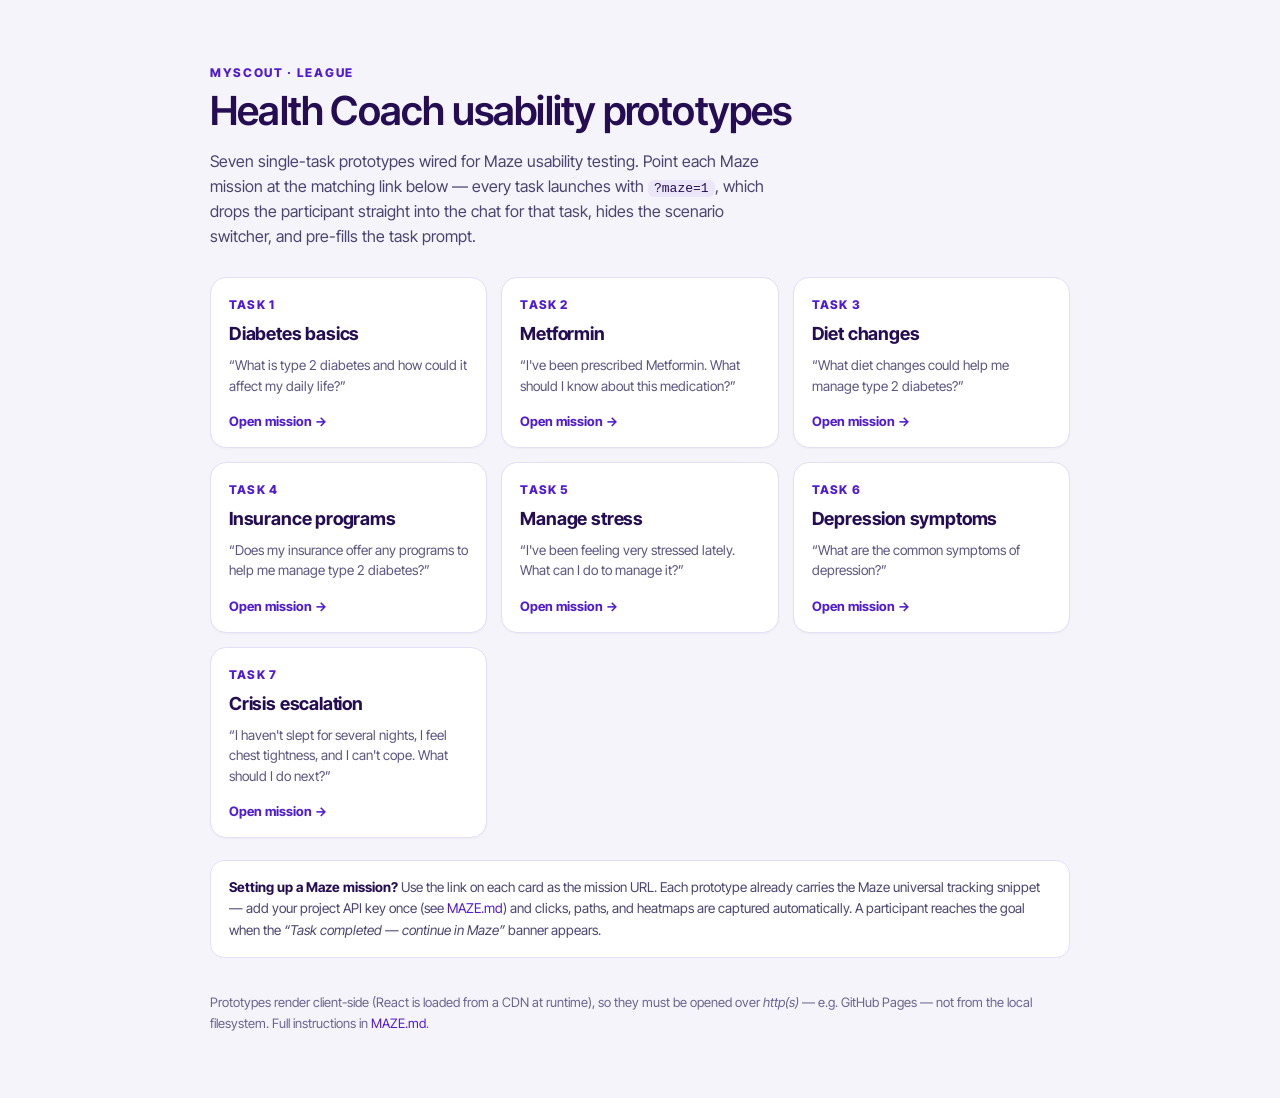
<file: index.html>
<!DOCTYPE html>
<html lang="en">
<head>
<meta charset="utf-8">
<meta name="viewport" content="width=device-width, initial-scale=1">
<title>myScout — Maze usability prototypes</title>
<link rel="stylesheet" href="_ds/league-brand-design-system-eabd0bcf-cb88-456f-95b4-57c71f062708/colors_and_type.css">
<style>
  :root { --ink: #250D53; --blurple: #501CD2; --line: #E4DFF2; }
  * { box-sizing: border-box; }
  body {
    margin: 0; padding: clamp(24px, 5vw, 64px) 16px;
    font-family: 'Inter Tight', 'Inter', system-ui, sans-serif;
    color: var(--ink); background: #F6F4FB;
    display: flex; flex-direction: column; align-items: center;
  }
  .wrap { width: 100%; max-width: 860px; }
  header { margin-bottom: 28px; }
  .eyebrow { font-size: 12px; font-weight: 800; letter-spacing: .14em; text-transform: uppercase; color: var(--blurple); }
  h1 { font-size: clamp(28px, 5vw, 40px); line-height: 1.1; margin: 8px 0 10px; letter-spacing: -.02em; }
  .sub { font-size: 16px; line-height: 1.55; color: #4B4470; max-width: 62ch; }
  .sub code { background: #ECE7F8; padding: 1px 6px; border-radius: 6px; font-size: 13px; }
  .grid { display: grid; grid-template-columns: repeat(auto-fill, minmax(240px, 1fr)); gap: 14px; margin-top: 26px; }
  .card {
    display: flex; flex-direction: column; gap: 8px;
    background: #fff; border: 1px solid var(--line); border-radius: 16px;
    padding: 18px 18px 16px; text-decoration: none; color: inherit;
    box-shadow: 0 1px 2px rgba(37,13,83,.04); transition: transform .12s ease, box-shadow .12s ease, border-color .12s ease;
  }
  .card:hover { transform: translateY(-2px); box-shadow: 0 10px 24px -12px rgba(37,13,83,.35); border-color: #C9BEF0; }
  .tasknum { font-size: 12px; font-weight: 800; letter-spacing: .1em; text-transform: uppercase; color: var(--blurple); }
  .title { font-size: 18px; font-weight: 700; letter-spacing: -.01em; }
  .prompt { font-size: 13.5px; line-height: 1.5; color: #5B5580; }
  .go { margin-top: auto; padding-top: 8px; font-size: 13px; font-weight: 700; color: var(--blurple); display: inline-flex; align-items: center; gap: 6px; }
  footer { margin-top: 34px; font-size: 13px; line-height: 1.6; color: #6A6490; }
  footer a { color: var(--blurple); }
  .note { margin-top: 22px; background: #fff; border: 1px solid var(--line); border-radius: 14px; padding: 16px 18px; font-size: 13.5px; line-height: 1.6; color: #4B4470; }
  .note strong { color: var(--ink); }
</style>
</head>
<body>
<div class="wrap">
  <header>
    <div class="eyebrow">myScout · League</div>
    <h1>Health Coach usability prototypes</h1>
    <p class="sub">Seven single-task prototypes wired for Maze usability testing. Point each Maze mission at
    the matching link below — every task launches with <code>?maze=1</code>, which drops the participant
    straight into the chat for that task, hides the scenario switcher, and pre-fills the task prompt.</p>
  </header>

  <div class="grid" id="grid"></div>

  <div class="note">
    <strong>Setting up a Maze mission?</strong> Use the link on each card as the mission URL. Each prototype
    already carries the Maze universal tracking snippet — add your project API key once (see
    <a href="MAZE.md">MAZE.md</a>) and clicks, paths, and heatmaps are captured automatically. A participant
    reaches the goal when the <em>“Task completed — continue in Maze”</em> banner appears.
  </div>

  <footer>
    Prototypes render client-side (React is loaded from a CDN at runtime), so they must be opened over
    <em>http(s)</em> — e.g. GitHub Pages — not from the local filesystem. Full instructions in
    <a href="MAZE.md">MAZE.md</a>.
  </footer>
</div>

<script>
  // Each task file is its own single-task Maze mission. Links use ?maze=1 so the
  // file launches the task it represents, regardless of its demo default.
  var TASKS = [
    { n: 1, file: "Task 1 - Diabetes Basics.dc.html",     title: "Diabetes basics",      prompt: "What is type 2 diabetes and how could it affect my daily life?" },
    { n: 2, file: "Task 2 - Metformin.dc.html",           title: "Metformin",            prompt: "I've been prescribed Metformin. What should I know about this medication?" },
    { n: 3, file: "Task 3 - Diet Changes.dc.html",        title: "Diet changes",         prompt: "What diet changes could help me manage type 2 diabetes?" },
    { n: 4, file: "Task 4 - Insurance Programs.dc.html",   title: "Insurance programs",   prompt: "Does my insurance offer any programs to help me manage type 2 diabetes?" },
    { n: 5, file: "Task 5 - Manage Stress.dc.html",        title: "Manage stress",        prompt: "I've been feeling very stressed lately. What can I do to manage it?" },
    { n: 6, file: "Task 6 - Depression Symptoms.dc.html",  title: "Depression symptoms",  prompt: "What are the common symptoms of depression?" },
    { n: 7, file: "Task 7 - Escalation.dc.html",           title: "Crisis escalation",    prompt: "I haven't slept for several nights, I feel chest tightness, and I can't cope. What should I do next?" }
  ];
  var grid = document.getElementById('grid');
  TASKS.forEach(function (t) {
    var href = encodeURI(t.file) + '?maze=1';
    var a = document.createElement('a');
    a.className = 'card';
    a.href = href;
    a.innerHTML =
      '<span class="tasknum">Task ' + t.n + '</span>' +
      '<span class="title">' + t.title + '</span>' +
      '<span class="prompt">“' + t.prompt + '”</span>' +
      '<span class="go">Open mission &rarr;</span>';
    grid.appendChild(a);
  });
</script>
</body>
</html>
</file>
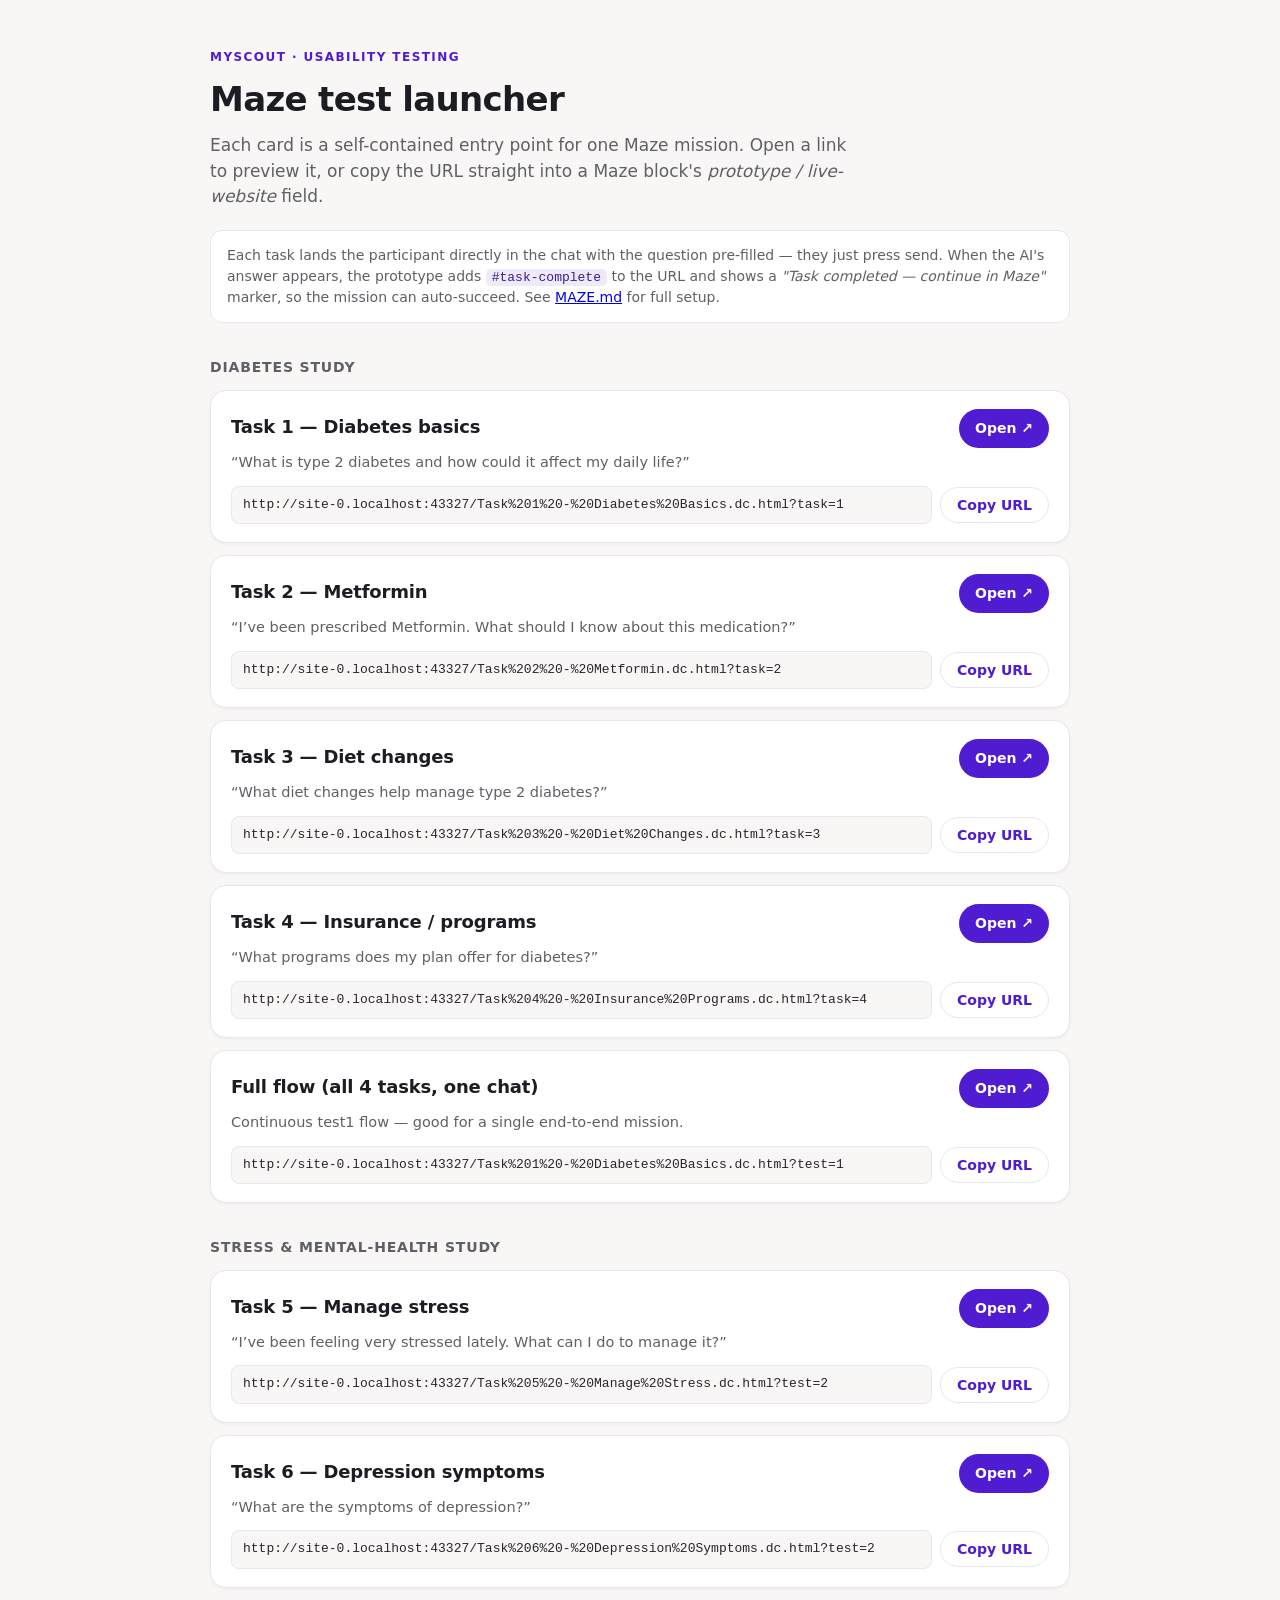
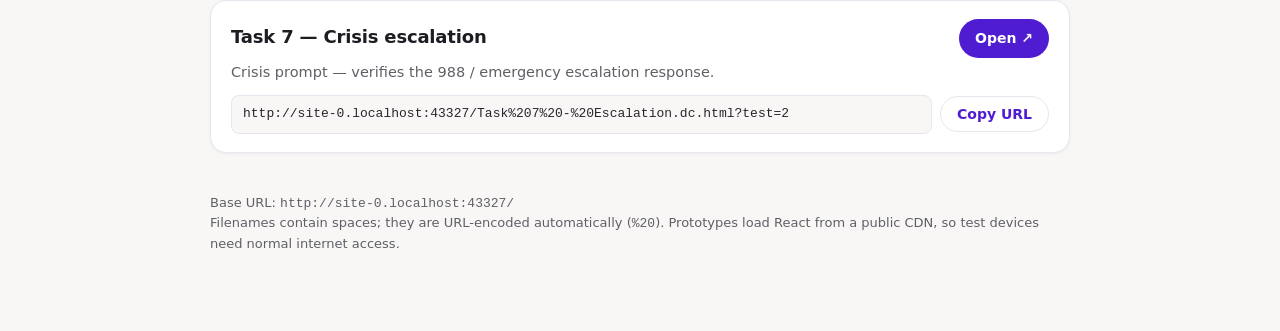
<file: maze/index.html>
<!DOCTYPE html>
<html lang="en">
<head>
<meta charset="utf-8">
<meta name="viewport" content="width=device-width, initial-scale=1">
<title>myScout prototypes — Maze test launcher</title>
<style>
  :root{
    --blurple:#501CD2; --purple-600:#3D1A9E; --deepest:#19063A;
    --creme:#F9F7F6; --border:#E8E6EE; --ink:#1c1c22; --muted:#5f5f66;
  }
  *{box-sizing:border-box;}
  body{margin:0;background:var(--creme);color:var(--ink);
       font-family:'Inter Tight','Inter',system-ui,-apple-system,sans-serif;
       line-height:1.5;padding:48px 20px 80px;}
  .wrap{max-width:860px;margin:0 auto;}
  .eyebrow{text-transform:uppercase;letter-spacing:.12em;font-size:12px;font-weight:700;color:var(--blurple);}
  h1{font-size:34px;font-weight:800;letter-spacing:-.02em;margin:8px 0 8px;}
  .lede{color:var(--muted);font-size:17px;margin:0 0 12px;max-width:640px;}
  .note{font-size:14px;color:var(--muted);background:#fff;border:1px solid var(--border);
        border-radius:12px;padding:14px 16px;margin:20px 0 28px;}
  .note code{background:#EFEAF7;color:var(--purple-600);border-radius:5px;padding:1px 6px;font-size:13px;}
  h2{font-size:14px;font-weight:800;letter-spacing:.06em;text-transform:uppercase;color:var(--muted);
     margin:34px 0 12px;}
  .card{background:#fff;border:1px solid var(--border);border-radius:16px;padding:18px 20px;margin-bottom:12px;
        box-shadow:0 1px 3px rgba(31,17,72,.06);}
  .card .top{display:flex;align-items:baseline;justify-content:space-between;gap:12px;flex-wrap:wrap;}
  .card .title{font-size:18px;font-weight:700;letter-spacing:-.01em;}
  .card .prompt{color:var(--muted);font-size:14.5px;margin:4px 0 12px;}
  .url{display:flex;gap:8px;align-items:center;flex-wrap:wrap;}
  .url input{flex:1;min-width:260px;font:13px/1.4 ui-monospace,SFMono-Regular,Menlo,monospace;
             color:#26262c;background:var(--creme);border:1px solid var(--border);border-radius:8px;
             padding:9px 11px;}
  .btn{border:none;border-radius:999px;padding:9px 16px;font-family:inherit;font-size:14px;font-weight:600;
       cursor:pointer;white-space:nowrap;}
  .btn-open{background:var(--blurple);color:#fff;text-decoration:none;display:inline-flex;align-items:center;}
  .btn-open:hover{background:var(--purple-600);}
  .btn-copy{background:#fff;color:var(--blurple);border:1px solid var(--border);}
  .btn-copy:hover{background:#EFEAF7;}
  footer{margin-top:40px;font-size:13px;color:var(--muted);}
  footer a{color:var(--blurple);}
</style>
</head>
<body>
<div class="wrap">
  <div class="eyebrow">myScout · usability testing</div>
  <h1>Maze test launcher</h1>
  <p class="lede">Each card is a self-contained entry point for one Maze mission. Open a link to preview it,
  or copy the URL straight into a Maze block's <em>prototype / live-website</em> field.</p>

  <div class="note">
    Each task lands the participant directly in the chat with the question pre-filled — they just press send.
    When the AI's answer appears, the prototype adds <code>#task-complete</code> to the URL and shows a
    <em>"Task completed — continue in Maze"</em> marker, so the mission can auto-succeed.
    See <a href="../MAZE.md">MAZE.md</a> for full setup.
  </div>

  <h2>Diabetes study</h2>
  <div id="diabetes"></div>

  <h2>Stress &amp; mental-health study</h2>
  <div id="stress"></div>

  <footer>
    Base URL: <code id="base"></code><br>
    Filenames contain spaces; they are URL-encoded automatically (<code>%20</code>). Prototypes load
    React from a public CDN, so test devices need normal internet access.
  </footer>
</div>

<script>
  // dc.html prototypes live one level up from /maze/.
  var root = new URL("../", location.href).href;
  document.getElementById("base").textContent = root;

  var DIABETES = [
    { title: "Task 1 — Diabetes basics", prompt: "“What is type 2 diabetes and how could it affect my daily life?”",
      file: "Task 1 - Diabetes Basics.dc.html", q: "task=1" },
    { title: "Task 2 — Metformin", prompt: "“I’ve been prescribed Metformin. What should I know about this medication?”",
      file: "Task 2 - Metformin.dc.html", q: "task=2" },
    { title: "Task 3 — Diet changes", prompt: "“What diet changes help manage type 2 diabetes?”",
      file: "Task 3 - Diet Changes.dc.html", q: "task=3" },
    { title: "Task 4 — Insurance / programs", prompt: "“What programs does my plan offer for diabetes?”",
      file: "Task 4 - Insurance Programs.dc.html", q: "task=4" },
    { title: "Full flow (all 4 tasks, one chat)", prompt: "Continuous test1 flow — good for a single end-to-end mission.",
      file: "Task 1 - Diabetes Basics.dc.html", q: "test=1" }
  ];
  var STRESS = [
    { title: "Task 5 — Manage stress", prompt: "“I’ve been feeling very stressed lately. What can I do to manage it?”",
      file: "Task 5 - Manage Stress.dc.html", q: "test=2" },
    { title: "Task 6 — Depression symptoms", prompt: "“What are the symptoms of depression?”",
      file: "Task 6 - Depression Symptoms.dc.html", q: "test=2" },
    { title: "Task 7 — Crisis escalation", prompt: "Crisis prompt — verifies the 988 / emergency escalation response.",
      file: "Task 7 - Escalation.dc.html", q: "test=2" }
  ];

  function render(list, mountId){
    var mount = document.getElementById(mountId);
    list.forEach(function(t){
      var href = root + encodeURI(t.file) + "?" + t.q;
      var card = document.createElement("div");
      card.className = "card";
      var top = document.createElement("div"); top.className = "top";
      var title = document.createElement("div"); title.className = "title"; title.textContent = t.title;
      var open = document.createElement("a"); open.className = "btn btn-open"; open.textContent = "Open ↗";
      open.href = href; open.target = "_blank"; open.rel = "noopener";
      top.appendChild(title); top.appendChild(open);
      var prompt = document.createElement("div"); prompt.className = "prompt"; prompt.textContent = t.prompt;
      var urlRow = document.createElement("div"); urlRow.className = "url";
      var input = document.createElement("input"); input.readOnly = true; input.value = href;
      input.addEventListener("focus", function(){ this.select(); });
      var copy = document.createElement("button"); copy.className = "btn btn-copy"; copy.textContent = "Copy URL";
      copy.addEventListener("click", function(){
        input.select();
        navigator.clipboard && navigator.clipboard.writeText(href);
        copy.textContent = "Copied ✓"; setTimeout(function(){ copy.textContent = "Copy URL"; }, 1500);
      });
      urlRow.appendChild(input); urlRow.appendChild(copy);
      card.appendChild(top); card.appendChild(prompt); card.appendChild(urlRow);
      mount.appendChild(card);
    });
  }
  render(DIABETES, "diabetes");
  render(STRESS, "stress");
</script>
</body>
</html>
</file>
<file: _ds/league-brand-design-system-eabd0bcf-cb88-456f-95b4-57c71f062708/colors_and_type.css>
/* ==========================================================================
   League Design System — Colors & Type
   Source of truth for all colors, typography, and base tokens.
   ========================================================================== */

/* --- Typefaces ---------------------------------------------------------- */

@font-face {
  font-family: 'Inter Tight';
  src: url('fonts/InterTight-Thin.ttf') format('truetype');
  font-weight: 100; font-style: normal; font-display: swap;
}
@font-face {
  font-family: 'Inter Tight';
  src: url('fonts/InterTight-ExtraLight.ttf') format('truetype');
  font-weight: 200; font-style: normal; font-display: swap;
}
@font-face {
  font-family: 'Inter Tight';
  src: url('fonts/InterTight-Light.ttf') format('truetype');
  font-weight: 300; font-style: normal; font-display: swap;
}
@font-face {
  font-family: 'Inter Tight';
  src: url('fonts/InterTight-Regular.ttf') format('truetype');
  font-weight: 400; font-style: normal; font-display: swap;
}
@font-face {
  font-family: 'Inter Tight';
  src: url('fonts/InterTight-Italic.ttf') format('truetype');
  font-weight: 400; font-style: italic; font-display: swap;
}
@font-face {
  font-family: 'Inter Tight';
  src: url('fonts/InterTight-Medium.ttf') format('truetype');
  font-weight: 500; font-style: normal; font-display: swap;
}
@font-face {
  font-family: 'Inter Tight';
  src: url('fonts/InterTight-SemiBold.ttf') format('truetype');
  font-weight: 600; font-style: normal; font-display: swap;
}
@font-face {
  font-family: 'Inter Tight';
  src: url('fonts/InterTight-Bold.ttf') format('truetype');
  font-weight: 700; font-style: normal; font-display: swap;
}
@font-face {
  font-family: 'Inter Tight';
  src: url('fonts/InterTight-BoldItalic.ttf') format('truetype');
  font-weight: 700; font-style: italic; font-display: swap;
}
@font-face {
  font-family: 'Inter Tight';
  src: url('fonts/InterTight-ExtraBold.ttf') format('truetype');
  font-weight: 800; font-style: normal; font-display: swap;
}
@font-face {
  font-family: 'Inter Tight';
  src: url('fonts/InterTight-Black.ttf') format('truetype');
  font-weight: 900; font-style: normal; font-display: swap;
}
@font-face {
  font-family: 'Inter Tight';
  src: url('fonts/InterTight-BlackItalic.ttf') format('truetype');
  font-weight: 900; font-style: italic; font-display: swap;
}

:root {
  /* ---------------------------------------------------------------
     PRIMARY PALETTE — the canonical League brand colors.
     Naming matches the brand book.
     --------------------------------------------------------------- */
  --blurple-deepest: #19063A;   /* dark backgrounds (impact/section slides)  */
  --blurple-deep:    #250D53;   /* headlines, stats, supporting text; bg    */
  --blurple-mid:     #501CD2;   /* CTAs, buttons, text links — NEVER a bg   */
  --creme:           #F9F7F6;   /* default light background                 */
  --teal:            #00C29B;   /* LOGO GLYPH ONLY — never elsewhere        */
  --league-gray:     #666666;   /* body text on light backgrounds only      */
  --white:           #FFFFFF;   /* text on dark Blurple backgrounds         */

  /* Convenience aliases to the primary palette.
     These also catch legacy references from earlier versions of the system. */
  --league-blurple: var(--blurple-mid);       /* the "purple" of the brand */
  --league-purple:  var(--blurple-mid);       /* legacy alias              */
  --league-navy:    var(--blurple-deep);      /* deepest text / dark bg    */
  --purple-50:      var(--lilac-100);         /* legacy alias              */
  --purple-100:     var(--lilac-200);
  --purple-200:     var(--lilac-300);
  --purple-400:     var(--blurple-mid);
  --purple-600:     #3F14A6;                   /* blurple-mid hover (darker) */
  --purple-700:     var(--blurple-deep);
  --navy-50:        var(--lilac-100);
  --navy-700:       var(--blurple-deep);

  /* ---------------------------------------------------------------
     SECONDARY PALETTE — LILAC
     Backgrounds, brand elements, icon backgrounds, pills.
     --------------------------------------------------------------- */
  --lilac-100: #ECEAF1;
  --lilac-200: #D9D6E5;
  --lilac-300: #B4ADCA;

  /* ---------------------------------------------------------------
     SECONDARY PALETTE — SEAFOAM
     --------------------------------------------------------------- */
  --seafoam-100: #DBEAEB;
  --seafoam-200: #B8D6D8;
  --seafoam-300: #4E6B6D;   /* requires WHITE text when used as background */

  /* ---------------------------------------------------------------
     SECONDARY PALETTE — PERIWINKLE
     --------------------------------------------------------------- */
  --periwinkle-100: #F3F5FF;
  --periwinkle-200: #E1E7FE;
  --periwinkle-300: #767C98;   /* requires WHITE text when used as bg     */

  /* ---------------------------------------------------------------
     NEUTRALS — minimal; League's palette is already tight.
     --------------------------------------------------------------- */
  --black:    #000000;
  --creme-100: #F9F7F6;       /* canonical default neutral */
  --creme-150: #F3EFED;       /* one step down from creme-100 */
  --gray-50:  var(--creme-100);
  --gray-100: var(--creme-150);
  --gray-200: #E4E1DE;
  --gray-300: #C9C5C1;
  --gray-400: #9A9693;
  --gray-500: var(--league-gray);   /* #666666 — canonical body-text gray */
  --gray-600: #4A4A4A;
  --gray-700: #2E2E2E;
  --gray-800: #1A1A1A;

  /* ---------------------------------------------------------------
     SEMANTIC STATUS COLORS — tuned to sit next to the brand.
     Teal is RESERVED for the logo glyph, so success ≠ teal here.
     --------------------------------------------------------------- */
  --success:        #2F8F5E;
  --success-bg:     #E4F2EB;
  --success-fg:     #1E5A3B;

  --warning:        #C98A1A;
  --warning-bg:     #FBF0DC;
  --warning-fg:     #7A530E;

  --danger:         #C93434;
  --danger-bg:      #FBE5E5;
  --danger-fg:      #7F2020;

  --info:           #3B6BFB;   /* Periwinkle-adjacent */
  --info-bg:        var(--periwinkle-200);
  --info-fg:        #1D3FB5;

  /* ---------------------------------------------------------------
     SEMANTIC SURFACE + TEXT TOKENS
     --------------------------------------------------------------- */
  --bg:          var(--creme);
  --bg-muted:    var(--lilac-100);
  --bg-subtle:   var(--gray-100);
  --bg-inverse:  var(--blurple-deepest);   /* impact / section backgrounds */
  --bg-dark:     var(--blurple-deep);      /* default dark background      */
  --bg-brand:    var(--blurple-mid);       /* RESTRICTED: CTAs / links only */

  --surface:          var(--white);
  --surface-raised:   var(--white);
  --surface-sunken:   var(--creme);
  --surface-inverse:  var(--blurple-deepest);

  --fg1:    var(--blurple-deep);    /* primary text — headlines, stats     */
  --fg2:    var(--league-gray);     /* body text on light (#666666)        */
  --fg3:    #8A8A8A;                /* tertiary / captions                 */
  --fg4:    var(--gray-400);        /* disabled / placeholder              */
  --fg-on-brand:   var(--white);
  --fg-on-dark:    var(--white);
  --fg-link:       var(--blurple-mid);

  --border:         var(--gray-200);
  --border-strong:  var(--gray-300);
  --border-inverse: rgba(255,255,255,0.16);
  --focus-ring:     rgba(80, 28, 210, 0.35);

  /* ---------------------------------------------------------------
     TYPOGRAPHY
     Inter Tight is the single family — use weight + size to build hierarchy.
     --------------------------------------------------------------- */
  --font-sans:    'Inter Tight', 'Inter', system-ui, -apple-system, 'Segoe UI', sans-serif;
  --font-display: 'Inter Tight', 'Inter', system-ui, sans-serif; /* tight, heavy */
  --font-mono:    ui-monospace, 'SFMono-Regular', 'Menlo', 'Consolas', monospace;

  /* Type scale (1.250 major-third-ish, tuned) */
  --text-xs:   12px;
  --text-sm:   14px;
  --text-base: 16px;
  --text-md:   18px;
  --text-lg:   20px;
  --text-xl:   24px;
  --text-2xl:  32px;
  --text-3xl:  40px;
  --text-4xl:  56px;
  --text-5xl:  72px;
  --text-6xl:  96px;

  --leading-tight:   1.05;
  --leading-snug:    1.2;
  --leading-normal:  1.45;
  --leading-relaxed: 1.6;

  --tracking-tighter: -0.035em;  /* display */
  --tracking-tight:   -0.02em;   /* headings */
  --tracking-normal:   0;
  --tracking-wide:     0.04em;
  --tracking-eyebrow:  0.12em;   /* ALL-CAPS eyebrows */

  /* ---------------------------------------------------------------
     SPACING, RADII, SHADOWS, MOTION
     --------------------------------------------------------------- */
  --space-0:  0;
  --space-1:  4px;
  --space-2:  8px;
  --space-3:  12px;
  --space-4:  16px;
  --space-5:  20px;
  --space-6:  24px;
  --space-8:  32px;
  --space-10: 40px;
  --space-12: 48px;
  --space-16: 64px;
  --space-20: 80px;
  --space-24: 96px;

  --radius-xs:    4px;
  --radius-sm:    6px;
  --radius-md:    10px;
  --radius-lg:    16px;
  --radius-xl:    24px;
  --radius-2xl:   32px;
  --radius-pill:  999px;

  --shadow-xs: 0 1px 2px rgba(31, 17, 72, 0.06);
  --shadow-sm: 0 1px 3px rgba(31, 17, 72, 0.08), 0 1px 2px rgba(31, 17, 72, 0.04);
  --shadow-md: 0 6px 16px -4px rgba(31, 17, 72, 0.12), 0 2px 4px rgba(31, 17, 72, 0.05);
  --shadow-lg: 0 16px 32px -8px rgba(31, 17, 72, 0.18), 0 4px 8px rgba(31, 17, 72, 0.06);
  --shadow-xl: 0 32px 64px -16px rgba(31, 17, 72, 0.25);
  --shadow-brand: 0 12px 28px -8px rgba(80, 28, 210, 0.35);

  /* Motion */
  --ease-standard: cubic-bezier(0.2, 0.8, 0.2, 1);
  --ease-emphasized: cubic-bezier(0.2, 0.9, 0.1, 1);
  --ease-in: cubic-bezier(0.4, 0, 1, 1);
  --ease-out: cubic-bezier(0, 0, 0.2, 1);

  --dur-fast:  120ms;
  --dur-base:  200ms;
  --dur-slow:  320ms;
}

/* ==========================================================================
   SEMANTIC ELEMENT STYLES
   Drop <link rel="stylesheet" href="colors_and_type.css"> and get sensible
   defaults. Use .h1/.h2/… utility classes for headings inside components.
   ========================================================================== */

html, body {
  font-family: var(--font-sans);
  color: var(--fg1);
  background: var(--bg);
  font-size: var(--text-base);
  line-height: var(--leading-normal);
  -webkit-font-smoothing: antialiased;
  text-rendering: optimizeLegibility;
}

/* NOTE: Display and headings cap at SemiBold (600).
   The brand does NOT use Bold/ExtraBold/Black for display copy. */
.display, h1.display {
  font-family: var(--font-display);
  font-weight: 600;
  font-size: var(--text-6xl);
  line-height: var(--leading-tight);
  letter-spacing: -0.03em;
  color: var(--fg1);
}

.h1, h1 {
  font-family: var(--font-display);
  font-weight: 600;
  font-size: var(--text-4xl);
  line-height: var(--leading-tight);
  letter-spacing: var(--tracking-tight);
  color: var(--fg1);
}

.h2, h2 {
  font-weight: 600;
  font-size: var(--text-3xl);
  line-height: var(--leading-snug);
  letter-spacing: var(--tracking-tight);
  color: var(--fg1);
}

.h3, h3 {
  font-weight: 600;
  font-size: var(--text-2xl);
  line-height: var(--leading-snug);
  letter-spacing: var(--tracking-tight);
  color: var(--fg1);
}

.h4, h4 {
  font-weight: 500;
  font-size: var(--text-xl);
  line-height: var(--leading-snug);
  letter-spacing: var(--tracking-tight);
  color: var(--fg1);
}

.h5, h5 {
  font-weight: 500;
  font-size: var(--text-md);
  line-height: var(--leading-snug);
  color: var(--fg1);
}

.eyebrow {
  font-weight: 600;
  font-size: var(--text-xs);
  letter-spacing: var(--tracking-eyebrow);
  text-transform: uppercase;
  color: var(--league-purple);
}

.lead {
  font-size: var(--text-lg);
  line-height: var(--leading-relaxed);
  color: var(--fg2);
  font-weight: 400;
}

p, .p {
  font-size: var(--text-base);
  line-height: var(--leading-relaxed);
  color: var(--fg2);
}

small, .small {
  font-size: var(--text-sm);
  color: var(--fg3);
}

.caption {
  font-size: var(--text-xs);
  color: var(--fg3);
  line-height: var(--leading-normal);
}

code, kbd, samp, pre, .mono {
  font-family: var(--font-mono);
  font-size: 0.92em;
}

code {
  background: var(--gray-100);
  color: var(--navy-700);
  padding: 0.1em 0.35em;
  border-radius: var(--radius-xs);
}

a {
  color: var(--league-purple);
  text-decoration: none;
  text-underline-offset: 3px;
  transition: color var(--dur-fast) var(--ease-standard);
}
a:hover { color: var(--purple-700); text-decoration: underline; }

hr {
  border: none;
  border-top: 1px solid var(--border);
  margin: var(--space-8) 0;
}

::selection {
  background: var(--purple-200);
  color: var(--league-navy);
}
</file>
